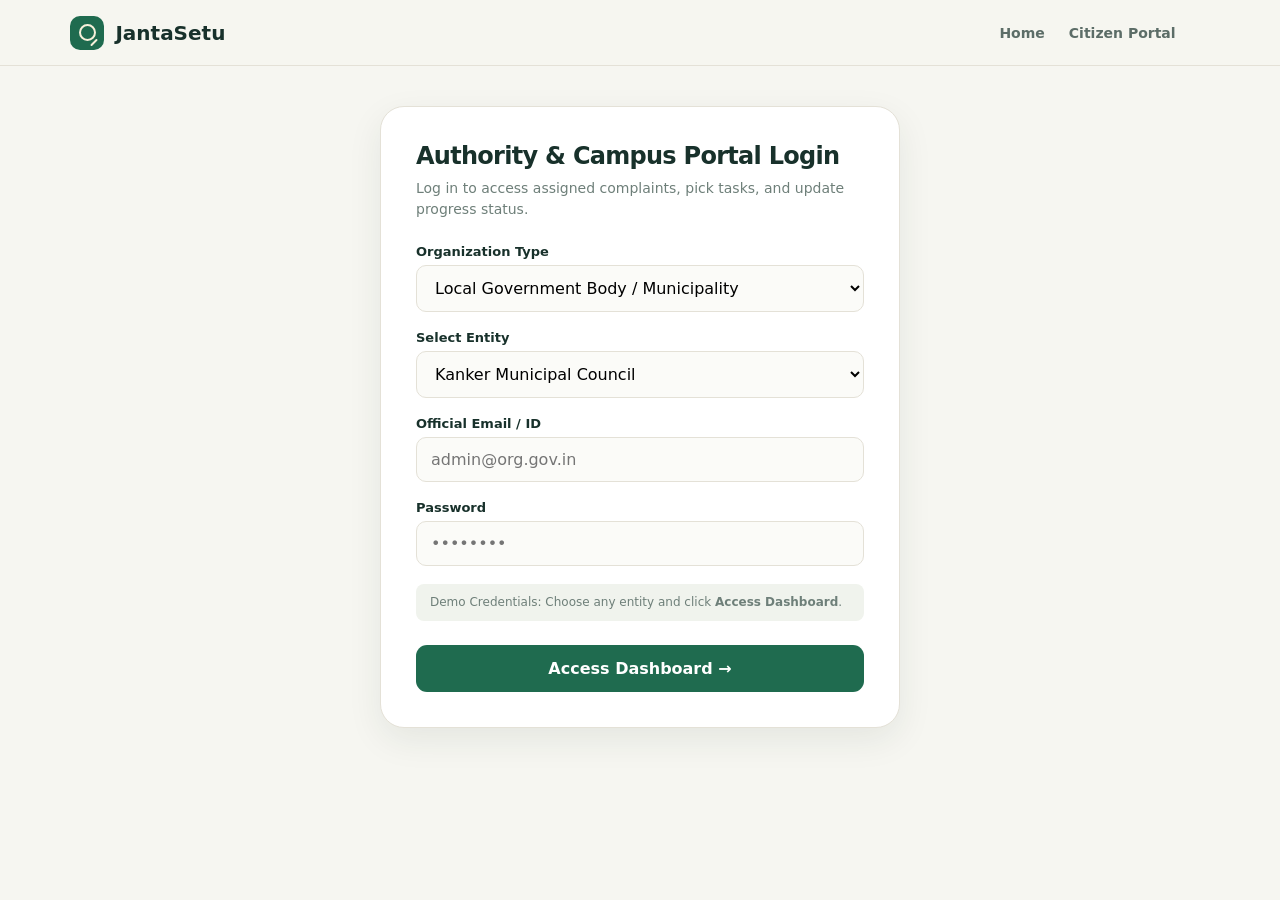
<file: admin-login.html>
<!DOCTYPE html>
<html lang="en">
<head>
<meta charset="UTF-8" />
<meta name="viewport" content="width=device-width, initial-scale=1.0" />
<title>Admin Login | JantaSetu</title>
<link rel="stylesheet" href="styles.css" />
</head>

  <script src="translate.js"></script>

  
<body>
<header class="top">
  <a href="index.html" class="brand" style="text-decoration: none; color: inherit;"><div class="mark"></div>JantaSetu</a>
  <nav><a href="index.html">Home</a><a href="report.html">Citizen Portal</a></nav>
</header>

<main class="page-container">
  <div class="auth-card admin-card">
    <div class="auth-head">
      <h2>Authority & Campus Portal Login</h2>
      <p>Log in to access assigned complaints, pick tasks, and update progress status.</p>
    </div>
    <div class="auth-body">
      <form onsubmit="handleAdminLogin(event)">
        <div class="field">
          <label class="label">Organization Type</label>
          <select class="select" id="orgType" onchange="toggleOrgOptions()">
            <option value="local_body">Local Government Body / Municipality</option>
            <option value="university">University / Educational Institute</option>
          </select>
        </div>
        <div class="field">
          <label class="label">Select Entity</label>
          <select class="select" id="entityList">
            <option>Kanker Municipal Council</option>
            <option>West Singhbhum District Admin</option>
            <option>Surguja Development Authority</option>
          </select>
        </div>
        <div class="field">
          <label class="label">Official Email / ID</label>
          <input type="email" placeholder="admin@org.gov.in" required />
        </div>
        <div class="field">
          <label class="label">Password</label>
          <input type="password" placeholder="••••••••" required />
        </div>
        <div class="demo-note">Demo Credentials: Choose any entity and click <b>Access Dashboard</b>.</div>
        <div class="auth-actions">
          <button type="submit" class="primary">Access Dashboard &rarr;</button>
        </div>
      </form>
    </div>
  </div>

  <section class="dashboard" id="adminDashboard" style="display:none;">
    <div class="dash">
      <div class="dash-top">
        <div>
          <div class="eyebrow">Official Management Board</div>
          <h2 id="dashTitle">Municipal Case Board</h2>
          <p class="section-intro">Review reports submitted by citizens, assign tasks, and track resolutions.</p>
        </div>
        <button class="secondary">Export Report Logs</button>
      </div>
      <div class="stats">
        <div class="stat"><div class="small">Pending Pick</div><div class="big">14</div><div class="small">Unassigned cases</div></div>
        <div class="stat"><div class="small">In Progress</div><div class="big">21</div><div class="small">Assigned to staff</div></div>
        <div class="stat"><div class="small">Resolved This Month</div><div class="big">74</div><div class="small">Verified closed</div></div>
      </div>
      <div class="cases">
        <!-- Cases will load dynamically here -->
      </div>
    </div>
  </section>
</main>

<!-- NEW: UPDATE PROGRESS MODAL (Hidden by default) -->
<div id="updateModal" style="display:none; position:fixed; top:0; left:0; width:100%; height:100%; background:rgba(0,0,0,0.5); z-index:999; justify-content:center; align-items:center;">
  <div style="background:white; padding:25px; border-radius:12px; width:90%; max-width:500px; box-shadow: 0 10px 25px rgba(0,0,0,0.2);">
    <h3 style="margin-top:0; margin-bottom:15px;">Update Project Status</h3>
    <div class="field">
      <label class="label">Update Lifecycle Stage</label>
      <select class="select" id="stageSelect" style="width:100%; padding:10px; border:1px solid #ccc; border-radius:6px;">
        <option value="R&D / Solution Design">R&D / Solution Design Phase</option>
        <option value="Prototype Testing">Prototype / Field Work In Progress</option>
        <option value="Resolved / Deployed">Resolved / Solution Deployed</option>
      </select>
    </div>
    <div class="field" style="margin-top:15px;">
      <label class="label">Action Taken / Work Done Report</label>
      <textarea id="workDetails" placeholder="Describe the R&D progress or field action taken..." style="width:100%; padding:10px; border:1px solid #ccc; border-radius:6px; box-sizing:border-box; font-family:inherit;" rows="4"></textarea>
    </div>
    <div class="field" style="margin-top:15px;">
      <label class="label">Solution Link / Doc (Optional)</label>
      <input type="text" id="solutionLink" placeholder="URL to CAD file, research paper, or photo" style="width:100%; padding:10px; border:1px solid #ccc; border-radius:6px; box-sizing:border-box;" />
    </div>
    <div style="display:flex; gap:10px; margin-top:20px;">
      <button class="primary" onclick="submitProgressUpdate()" style="flex:1;">Save Update</button>
      <button class="secondary" onclick="closeUpdateModal()" style="flex:1;">Cancel</button>
    </div>
  </div>
</div>

<script>
let currentActiveIndex = null;

function toggleOrgOptions() {
  const type = document.getElementById('orgType').value;
  const select = document.getElementById('entityList');
  if(type === 'university') {
    select.innerHTML = '<option>National Institute of Technology Jamshedpur</option><option>Birla Institute of Technology Mesra</option><option>Indian Institute of Technology Dhanbhad</option><option>State Technical University</option>';
  } else {
    select.innerHTML = '<option>Kanker Municipal Council</option><option>West Singhbhum District Admin</option><option>Surguja Development Authority</option>';
  }
}

function handleAdminLogin(e) {
  e.preventDefault();
  const entity = document.getElementById('entityList').value;
  document.getElementById('dashTitle').textContent = entity + ' Case Board';
  
  loadAdminCases();

  document.querySelector('.admin-card').style.display = 'none';
  document.getElementById('adminDashboard').style.display = 'block';
}

function loadAdminCases() {
  const casesContainer = document.querySelector('.cases');
  const storedReports = JSON.parse(localStorage.getItem('jantaSetuReports')) || [];
  let allCasesHTML = '';

  // Render user submitted reports from localStorage
  storedReports.forEach((rep, index) => {
    // Check if the case is picked up. If picked, show "Update Progress" instead of a static button.
    const isAssigned = rep.status && rep.status !== 'Unassigned' && rep.status !== 'Under review';
    
    const btnHTML = isAssigned 
      ? `<button class="primary" style="padding: 6px 12px; font-size: 12px; background: #0284c7; border: none;" onclick="openUpdateModal(${index})">Update Progress</button>`
      : `<button class="secondary" onclick="claimCase(${index})">Pick Task</button>`;

    allCasesHTML += `
      <div class="case" style="border-left: 4px solid var(--green);">
        <div><strong>${rep.title}</strong><small>${rep.location} · ${rep.language} (${rep.id})</small></div>
        <div class="priority">${rep.priority || 'High'}</div>
        <div class="status">${rep.status || 'Unassigned'}</div>
        ${btnHTML}
      </div>
    `;
  });

  // Render static mock cases
  const defaultCases = [
    { title: 'Large potholes near weekly market', location: 'Kanker, Ward 4 · Gondi', priority: 'High priority', status: 'Unassigned' },
    { title: 'Waterlogging at primary school entrance', location: 'West Singhbhum · Ho', priority: 'Medium', status: 'Under review' }
  ];

  defaultCases.forEach(c => {
    allCasesHTML += `
      <div class="case">
        <div><strong>${c.title}</strong><small>${c.location}</small></div>
        <div class="priority">${c.priority}</div>
        <div class="status">${c.status}</div>
        <button class="secondary" onclick="this.className='primary'; this.style.padding='6px 12px'; this.style.fontSize='12px'; this.style.background='#0284c7'; this.style.border='none'; this.textContent='Update Progress'; this.previousElementSibling.textContent='Assigned';">Pick Task</button>
      </div>
    `;
  });

  casesContainer.innerHTML = allCasesHTML;
}

function claimCase(index) {
  let storedReports = JSON.parse(localStorage.getItem('jantaSetuReports')) || [];
  if(storedReports[index]) {
    // Grab the name of the entity that just logged in from the dropdown
    const currentEntity = document.getElementById('entityList').value;
    
    // Update the status
    storedReports[index].status = 'Assigned';
    
    // THE FIX: Transfer ownership of the complaint to the logged-in entity
    storedReports[index].authority = currentEntity; 
    
    // Save it back to local storage
    localStorage.setItem('jantaSetuReports', JSON.stringify(storedReports));
    loadAdminCases(); // Reload list to reflect the updated state instantly
  }
}

// NEW MODAL FUNCTIONS
function openUpdateModal(index) {
  currentActiveIndex = index;
  document.getElementById('updateModal').style.display = 'flex';
}

function closeUpdateModal() {
  document.getElementById('updateModal').style.display = 'none';
  currentActiveIndex = null;
  document.getElementById('workDetails').value = '';
  document.getElementById('solutionLink').value = '';
}

function submitProgressUpdate() {
  if (currentActiveIndex === null) return;
  
  const stage = document.getElementById('stageSelect').value;
  const details = document.getElementById('workDetails').value.trim();
  const link = document.getElementById('solutionLink').value.trim();

  if (!details) {
    alert('Please provide details of the work done.');
    return;
  }

  let reports = JSON.parse(localStorage.getItem('jantaSetuReports')) || [];
  
  // Ensure the updates array exists
  if (!reports[currentActiveIndex].updates) {
    reports[currentActiveIndex].updates = [];
  }
  
  // Fetch logged in entity name
  const entity = document.getElementById('entityList').value || 'University / Authority';
  
  // Push the new update payload for track.html to read
  reports[currentActiveIndex].updates.unshift({
    by: entity,
    stage: stage,
    details: details,
    link: link,
    date: new Date().toLocaleDateString() + ' ' + new Date().toLocaleTimeString([], {hour: '2-digit', minute:'2-digit'})
  });

  // Update status and save
  reports[currentActiveIndex].status = stage;
  localStorage.setItem('jantaSetuReports', JSON.stringify(reports));
  
  closeUpdateModal();
  loadAdminCases();
}
</script>
</body>
</html>
</file>
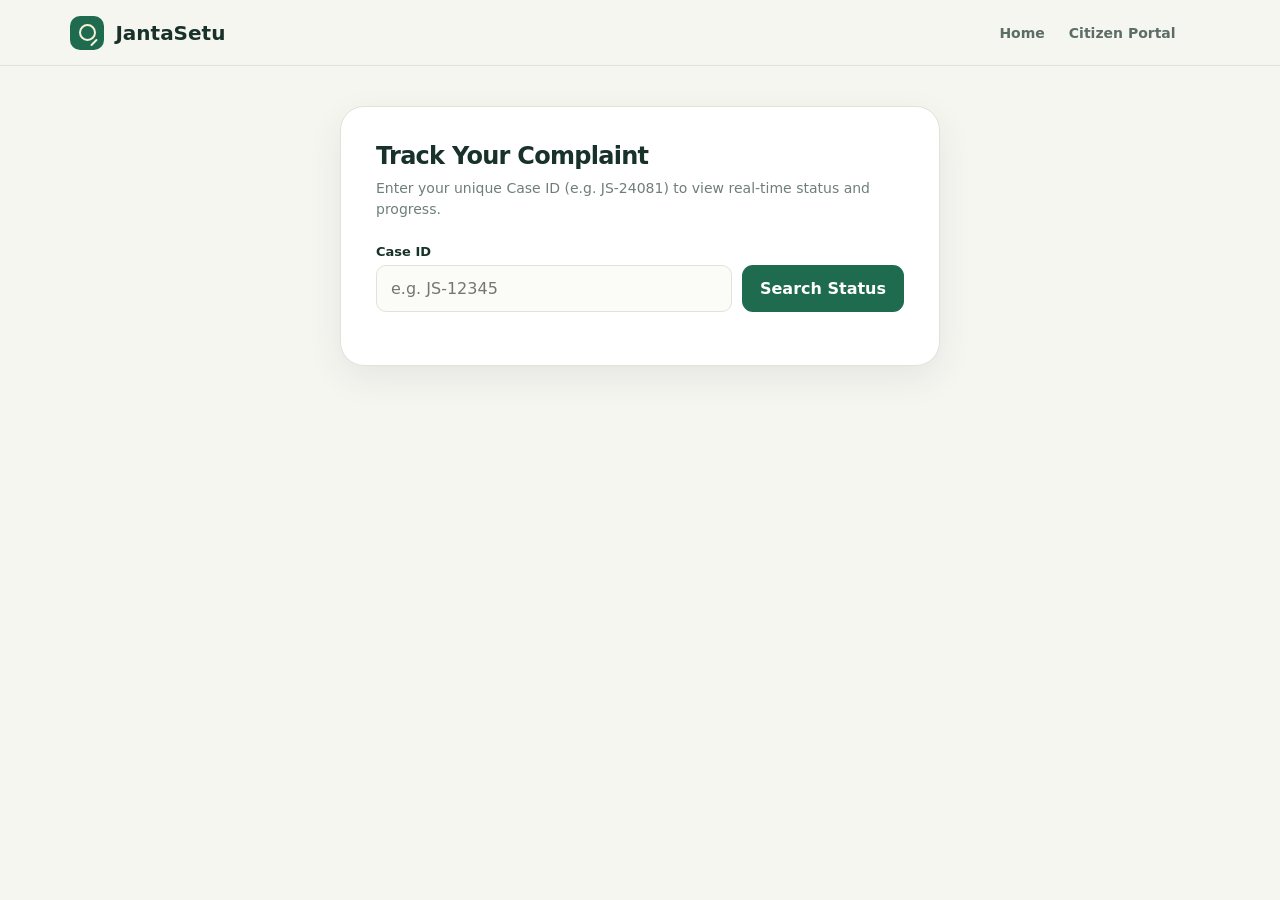
<file: track.html>
<!DOCTYPE html>
<html lang="en">
<head>
<meta charset="UTF-8" />
<meta name="viewport" content="width=device-width, initial-scale=1.0" />
<title>Track Complaint | JantaSetu</title>
<link rel="stylesheet" href="styles.css" />
</head>

<script src="translate.js"></script>

<body>
<header class="top">
  <a href="index.html" class="brand" style="text-decoration: none; color: inherit;"><div class="mark"></div>JantaSetu</a>
  <nav><a href="index.html">Home</a><a href="report.html">Citizen Portal</a></nav>
</header>

<main class="page-container">
  <div class="auth-card admin-card" style="max-width: 600px;">
    <div class="auth-head">
      <h2>Track Your Complaint</h2>
      <p>Enter your unique Case ID (e.g. JS-24081) to view real-time status and progress.</p>
    </div>
    <div class="auth-body">
      <div class="field">
        <label class="label">Case ID</label>
        <div style="display: flex; gap: 10px;">
          <input type="text" id="trackInput" placeholder="e.g. JS-12345" />
          <button class="primary" onclick="searchComplaint()" style="white-space: nowrap;">Search Status</button>
        </div>
      </div>
      
      <div id="resultBox" style="margin-top: 25px; display: none;">
        <div class="preview" style="background: #fbfbf8;">
          <strong id="resTitle" style="font-size: 16px; margin-bottom: 8px;"></strong>
          <div style="display: flex; justify-content: space-between; margin-bottom: 12px; font-size: 13px; color: var(--muted);">
            <span id="resID"></span>
            <span id="resDate"></span>
          </div>
          <div style="border-top: 1px solid var(--line); padding-top: 12px;">
            <div style="font-size: 13px; font-weight: 700; margin-bottom: 4px;">Current Status:</div>
            <div id="resStatus" style="display: inline-block; padding: 4px 10px; border-radius: 999px; font-size: 12px; font-weight: 700; background: #eef5ef; color: var(--green);"></div>
          </div>
          <div style="margin-top: 12px; font-size: 13px; color: var(--muted);" id="resAuth"></div>
          
          <!-- NEW: Progress Timeline Section -->
          <div id="updatesWrapper" style="display: none; margin-top: 15px; border-top: 1px dashed var(--line); padding-top: 15px;">
            <div style="font-size: 13px; font-weight: 700; margin-bottom: 10px;">Progress Timeline:</div>
            <div id="updatesList" style="display: flex; flex-direction: column; gap: 12px;"></div>
          </div>

        </div>
      </div>

      <div id="errorBox" class="auth-error" style="margin-top: 15px;"></div>
    </div>
  </div>
</main>

<script>
function searchComplaint() {
  const query = document.getElementById('trackInput').value.trim().toUpperCase();
  const resultBox = document.getElementById('resultBox');
  const errorBox = document.getElementById('errorBox');
  const updatesWrapper = document.getElementById('updatesWrapper');
  const updatesList = document.getElementById('updatesList');
  
  resultBox.style.display = 'none';
  errorBox.classList.remove('show');
  updatesWrapper.style.display = 'none';
  updatesList.innerHTML = '';

  if(!query) {
    errorBox.textContent = 'Please enter a valid Case ID.';
    errorBox.classList.add('show');
    return;
  }

  const storedReports = JSON.parse(localStorage.getItem('jantaSetuReports')) || [];
  const found = storedReports.find(r => r.id.toUpperCase() === query);

  if(found) {
    document.getElementById('resTitle').textContent = found.title;
    document.getElementById('resID').textContent = 'ID: ' + found.id;
    document.getElementById('resDate').textContent = 'Submitted: ' + found.date;
    document.getElementById('resStatus').textContent = found.status;
    document.getElementById('resAuth').textContent = 'Routed to: ' + found.authority;
    
    // NEW: Render the updates if they exist
    if (found.updates && found.updates.length > 0) {
      updatesWrapper.style.display = 'block';
      found.updates.forEach(u => {
        updatesList.innerHTML += `
          <div style="border-left: 3px solid var(--green); padding-left: 10px;">
            <div style="font-size: 12px; font-weight: 700;">${u.stage}</div>
            <div style="font-size: 11px; color: #666; margin-bottom: 4px;">By: ${u.by} | ${u.date}</div>
            <div style="font-size: 13px; color: #333;">${u.details}</div>
            ${u.link ? `<div style="margin-top:4px;"><a href="${u.link}" target="_blank" style="font-size:12px; color:#0284c7; text-decoration:none;">View Attached Document &rarr;</a></div>` : ''}
          </div>
        `;
      });
    }

    resultBox.style.display = 'block';
  } else if(query === 'JS-24081') {
    document.getElementById('resTitle').textContent = 'Sample Demo Case: Waterlogging near campus';
    document.getElementById('resID').textContent = 'ID: JS-24081';
    document.getElementById('resDate').textContent = 'Submitted: 2026-08-20';
    document.getElementById('resStatus').textContent = 'Under Review';
    document.getElementById('resAuth').textContent = 'Routed to: Local Municipal Body / Panchayat';
    resultBox.style.display = 'block';
  } else {
    errorBox.textContent = 'No complaint found matching this Case ID. Please check and try again.';
    errorBox.classList.add('show');
  }
}
</script>
</body>
</html>
</file>
<file: styles.css>
:root {
  --ink: #18312b;
  --muted: #6e7f79;
  --bg: #f6f6f1;
  --card: #fffdf8;
  --line: #e4e1d7;
  --green: #1f6b4f;
  --green2: #2f8a67;
  --orange: #df8a3a;
  --red: #c95d4a;
  --shadow: 0 12px 35px rgba(24,49,43,.08);
}

* { box-sizing: border-box; }

body {
  margin: 0;
  font-family: Inter, ui-sans-serif, system-ui, -apple-system, sans-serif;
  color: var(--ink);
  background: var(--bg);
}

button, input, textarea, select { font: inherit; cursor: pointer; }

.top {
  height: 66px;
  display: flex;
  align-items: center;
  justify-content: space-between;
  padding: 0 5.5%;
  border-bottom: 1px solid var(--line);
  background: rgba(246, 246, 241, .96);
  position: sticky;
  top: 0;
  z-index: 10;
}

.brand { display: flex; align-items: center; gap: 11px; font-weight: 800; font-size: 20px; }
.mark { width: 34px; height: 34px; border-radius: 10px; background: var(--green); display: grid; place-items: center; color: white; position: relative; }
.mark:before { content: ""; width: 13px; height: 13px; border: 2px solid #f7f0da; border-radius: 50%; }
.mark:after { content: ""; position: absolute; width: 2px; height: 9px; background: #f7f0da; transform: rotate(45deg); top: 22px; left: 23px; border-radius: 3px; }

nav { display: flex; gap: 24px; align-items: center; font-size: 14px; font-weight: 600; color: #5c6d67; }
nav a { text-decoration: none; color: inherit; }
.navbtn { border: 1px solid var(--line); background: white; padding: 10px 16px; border-radius: 10px; color: var(--ink); }

.hero { padding: 78px 6% 50px; display: grid; grid-template-columns: 1.05fr .95fr; gap: 60px; align-items: center; max-width: 1300px; margin: auto; }
.eyebrow { font-size: 12px; text-transform: uppercase; letter-spacing: .15em; color: var(--green); font-weight: 800; margin-bottom: 16px; }
.hero h1 { font-size: 58px; line-height: 1.02; letter-spacing: -.04em; margin: 0 0 22px; max-width: 640px; }
.hero p { font-size: 18px; line-height: 1.65; color: var(--muted); max-width: 585px; margin: 0 0 28px; }

.actions { display: flex; gap: 12px; }
.primary { background: var(--green); color: white; border: 0; padding: 14px 18px; border-radius: 11px; font-weight: 700; }
.secondary { background: white; color: var(--ink); border: 1px solid var(--line); padding: 14px 18px; border-radius: 11px; font-weight: 700; }

.hero-card {
  background: #efe9da;
  border: 1px solid #ded6c2;
  border-radius: 24px;
  padding: 25px;
  box-shadow: var(--shadow);
  transform: rotate(2.5deg);
}
.card-head { display: flex; justify-content: space-between; align-items: center; margin-bottom: 18px; }
.small { font-size: 12px; color: var(--muted); }

.issue { background: var(--card); border-radius: 17px; padding: 18px; border: 1px solid #ece8dd; margin-bottom: 11px; }
.issue-top { display: flex; justify-content: space-between; align-items: center; margin-bottom: 10px; }
.tag { display: inline-flex; padding: 5px 8px; border-radius: 999px; font-size: 11px; font-weight: 700; background: #e7f0ea; color: var(--green); }
.issue p { margin: 4px 0 9px; line-height: 1.45; color: #42514c; }
.meta { font-size: 11px; color: #87938e; display: flex; gap: 10px; }

.section { max-width: 1180px; margin: 0 auto; padding: 60px 6%; }
.section h2 { font-size: 34px; letter-spacing: -.04em; margin: 0 0 10px; }
.section-intro { color: var(--muted); max-width: 680px; line-height: 1.6; }
.steps { display: grid; grid-template-columns: repeat(4, 1fr); gap: 15px; margin-top: 26px; }
.step { background: white; border: 1px solid var(--line); border-radius: 16px; padding: 20px; }
.num { width: 31px; height: 31px; border-radius: 50%; display: grid; place-items: center; background: #edf2ee; color: var(--green); font-weight: 800; margin-bottom: 14px; }
.step h3 { margin: 0 0 7px; font-size: 16px; }
.step p { margin: 0; color: var(--muted); font-size: 13px; line-height: 1.5; }

.dashboard { margin-top: 80px; background: #f0f3ed; border-top: 1px solid #dde4dd; }
.dash { max-width: 1200px; margin: auto; padding: 60px 6%; }
.dash-top { display: flex; justify-content: space-between; align-items: end; gap: 20px; }
.stats { display: grid; grid-template-columns: repeat(3, 1fr); gap: 12px; margin: 25px 0; }
.stat { background: white; border: 1px solid var(--line); padding: 19px; border-radius: 15px; }
.stat .big { font-size: 31px; font-weight: 800; letter-spacing: -.04em; margin: 4px 0; }

.cases { background: white; border: 1px solid var(--line); border-radius: 17px; overflow: hidden; }
.case { display: grid; grid-template-columns: 1fr 150px 130px 110px; gap: 18px; padding: 17px 18px; border-bottom: 1px solid #efeee9; align-items: center; }
.case:last-child { border-bottom: 0; }
.case strong { display: block; margin-bottom: 4px; font-size: 15px; }
.case small { color: var(--muted); font-size: 12px; }

.status { font-size: 12px; font-weight: 700; padding: 7px 9px; border-radius: 999px; text-align: center; background: #eef2ea; color: #49624f; }
.priority { font-size: 12px; font-weight: 700; color: #9d5f20; }

footer { padding: 30px 6%; border-top: 1px solid var(--line); color: #7d8783; font-size: 12px; display: flex; justify-content: space-between; max-width: 1300px; margin: auto; }

@media (max-width: 900px) {
  .hero { grid-template-columns: 1fr; gap: 35px; }
  .hero-card { transform: none; }
  .steps { grid-template-columns: 1fr 1fr; }
  .case { grid-template-columns: 1fr; gap: 8px; }
  .stats { grid-template-columns: 1fr 1fr 1fr; }


}

/* Report Page Specific Styles */
.page-container {
  max-width: 900px;
  margin: 40px auto;
  padding: 0 6%;
}

.report-wrap {
  background: white;
  border: 1px solid var(--line);
  border-radius: 24px;
  overflow: hidden;
  box-shadow: var(--shadow);
}

.report-banner {
  background: #efe9da;
  padding: 30px 35px;
  border-bottom: 1px solid var(--line);
}

.report-banner h2 {
  margin: 0 0 6px;
  font-size: 26px;
  letter-spacing: -.03em;
}

.report-banner p {
  margin: 0;
  color: var(--muted);
  font-size: 14px;
}

.report-body {
  padding: 35px;
}

/* Progress bar */
.progress {
  display: flex;
  gap: 8px;
  margin-bottom: 30px;
}

.progress span {
  flex: 1;
  height: 4px;
  background: var(--line);
  border-radius: 999px;
  transition: background 0.3s ease;
}

.progress span.active {
  background: var(--green);
}

.pane {
  display: none;
}

.pane.active {
  display: block;
}

.field {
  margin-bottom: 20px;
}

.field .label {
  display: block;
  font-size: 13px;
  font-weight: 700;
  margin-bottom: 8px;
}

.required {
  color: var(--red);
}

.select, input, textarea {
  width: 100%;
  padding: 12px 14px;
  border-radius: 10px;
  border: 1px solid var(--line);
  background: #fbfbf8;
  outline: none;
  font-family: inherit;
}

textarea {
  min-height: 100px;
  resize: vertical;
}

/* Voice recorder section */
.voice {
  display: flex;
  align-items: center;
  gap: 16px;
  border: 1px solid var(--line);
  padding: 14px 18px;
  border-radius: 14px;
  background: #fcfbf9;
}

.mic {
  width: 44px;
  height: 44px;
  border-radius: 50%;
  border: 0;
  background: var(--green);
  color: white;
  font-size: 18px;
  display: grid;
  place-items: center;
  transition: background 0.2s;
}

.mic.recording {
  background: var(--red);
  animation: pulse 1.5s infinite;
}

@keyframes pulse {
  0% { box-shadow: 0 0 0 0 rgba(201, 93, 74, 0.4); }
  70% { box-shadow: 0 0 0 10px rgba(201, 93, 74, 0); }
  100% { box-shadow: 0 0 0 0 rgba(201, 93, 74, 0); }
}

.cta-row {
  display: flex;
  justify-content: space-between;
  align-items: center;
  margin-top: 30px;
  padding-top: 20px;
  border-top: 1px solid #f0eee6;
}

.preview {
  background: #f7f6f0;
  border: 1px solid var(--line);
  border-radius: 12px;
  padding: 16px;
}

.preview strong {
  display: block;
  margin-bottom: 6px;
  font-size: 14px;
}

.preview span {
  color: var(--muted);
  font-size: 14px;
  line-height: 1.5;
}

.button-link {
  text-decoration: none;
  display: inline-flex;
  align-items: center;
}

/* User pill & Verification modal */
.user-pill {
  display: none;
  align-items: center;
  font-size: 13px;
  font-weight: 600;
  background: #e7f0ea;
  color: var(--green);
  padding: 6px 12px;
  border-radius: 999px;
}

.user-pill.show {
  display: inline-flex;
}

.auth-overlay {
  position: fixed;
  inset: 0;
  background: rgba(24, 49, 43, 0.4);
  backdrop-filter: blur(4px);
  display: none;
  place-items: center;
  z-index: 100;
  padding: 20px;
}

.auth-overlay.show {
  display: grid;
}

.auth-card {
  background: white;
  border-radius: 20px;
  border: 1px solid var(--line);
  width: 100%;
  max-width: 480px;
  padding: 30px;
  box-shadow: var(--shadow);
}

.auth-head h2 {
  margin: 0 0 6px;
  font-size: 22px;
}

.auth-head p {
  margin: 0 0 20px;
  color: var(--muted);
  font-size: 13px;
}

.auth-badge {
  font-size: 11px;
  font-weight: 800;
  letter-spacing: 0.1em;
  color: var(--green);
  margin-bottom: 14px;
}

.profile-grid {
  display: grid;
  grid-template-columns: 1fr 1fr;
  gap: 14px;
}

.profile-grid .field.full {
  grid-column: span 2;
}

.verify-row {
  display: flex;
  gap: 10px;
}

.verify-row input.otp {
  letter-spacing: 0.3em;
  font-weight: 700;
}

.demo-note {
  font-size: 12px;
  color: var(--muted);
  background: #f4f5f0;
  padding: 10px 14px;
  border-radius: 8px;
  margin: 14px 0;
}

.auth-error {
  color: var(--red);
  font-size: 12px;
  margin-top: 8px;
  display: none;
}

.auth-error.show {
  display: block;
}

.verified-box {
  background: #e7f0ea;
  color: var(--green);
  padding: 14px;
  border-radius: 10px;
  font-weight: 600;
  font-size: 14px;
  text-align: center;
  margin: 20px 0;
  display: none;
}

.verified-box.show {
  display: block;
}

.auth-actions {
  display: flex;
  justify-content: flex-end;
  gap: 10px;
  margin-top: 24px;
}

@media(max-width: 768px) {
  .profile-grid {
    grid-template-columns: 1fr;
  }
  .profile-grid .field.full {
    grid-column: span 1;
  }
  .cta-row {
    flex-direction: column;
    gap: 12px;
    align-items: stretch;
  }
}

/* Admin Login Page Specific Styles */
.page-container {
  max-width: 1180px;
  margin: 40px auto;
  padding: 0 6%;
}

.admin-card {
  background: white;
  border: 1px solid var(--line);
  border-radius: 24px;
  padding: 35px;
  max-width: 520px;
  margin: 0 auto;
  box-shadow: var(--shadow);
}

.auth-head h2 {
  margin: 0 0 8px;
  font-size: 24px;
  letter-spacing: -.03em;
}

.auth-head p {
  margin: 0 0 24px;
  color: var(--muted);
  font-size: 14px;
  line-height: 1.5;
}

.field {
  margin-bottom: 18px;
}

.field .label {
  display: block;
  font-size: 13px;
  font-weight: 700;
  margin-bottom: 6px;
}

.select, input {
  width: 100%;
  padding: 12px 14px;
  border-radius: 10px;
  border: 1px solid var(--line);
  background: #fbfbf8;
  outline: none;
  font-family: inherit;
}

.demo-note {
  font-size: 12px;
  color: var(--muted);
  background: #f0f3ed;
  padding: 10px 14px;
  border-radius: 8px;
  margin: 18px 0;
  line-height: 1.4;
}

.auth-actions button {
  width: 100%;
}

/* Adjustments for dashboard view when toggled inside admin page */
#adminDashboard.dashboard {
  margin-top: 0;
  background: transparent;
  border-top: none;
}

#adminDashboard .dash {
  padding: 0;
  max-width: 100%;
}

@media (max-width: 768px) {
  .admin-card {
    padding: 20px;
  }
}



.dark-dashboard-card {
  background: #12141c;
  border: 1px solid #222634;
  border-radius: 14px;
  padding: 24px;
  color: #f1f3f9;
  box-shadow: 0 10px 30px rgba(0, 0, 0, 0.5);
}

.dark-dashboard-card .eyebrow {
  color: #38ef7d;
  font-size: 11px;
  text-transform: uppercase;
  font-weight: 700;
  letter-spacing: 1.2px;
  margin-bottom: 6px;
}

.dark-stat-box {
  background: #181b25;
  border: 1px solid #282d3d;
  border-radius: 10px;
  padding: 16px;
  text-align: center;
}






.goog-te-banner-frame.skiptranslate { display: none !important; }
body { top: 0px !important; }
.goog-te-gadget-icon { display: none !important; }


.goog-te-gadget-simple {
  background-color: transparent !important;
  border: 1px solid var(--line) !important;
  padding: 4px 8px !important;
  border-radius: 6px !important;
  font-size: 13px !important;
}



body {
  top: 0px !important;
  position: static !important;
}

/* Hide top iframe bar and popups */
.goog-te-banner-frame.skiptranslate,
iframe.skiptranslate,
#goog-gt-tt,
.goog-te-balloon-frame {
  display: none !important;
}

/* Hide Google logos, icons, and extraneous text nodes */
.goog-logo-link,
.goog-te-gadget span,
.goog-te-gadget-icon {
  display: none !important;
}

/* Remove default gadget container text styling */
.goog-te-gadget {
  color: transparent !important;
  font-size: 0 !important;
  line-height: 0 !important;
}

/* Style the injected <select> box as a clean UI pill */
.goog-te-combo {
  display: inline-block !important;
  font-family: inherit !important;
  font-size: 13px !important;
  font-weight: 600 !important;
  color: #1a1a1a !important;
  background: #f7f7f5 !important;
  border: 1px solid var(--line, #e2e2de) !important;
  border-radius: 8px !important;
  padding: 6px 12px !important;
  cursor: pointer !important;
  outline: none !important;
  margin: 0 !important;
}

.goog-te-combo:hover {
  border-color: var(--green, #2d6a4f) !important;
}
</file>
